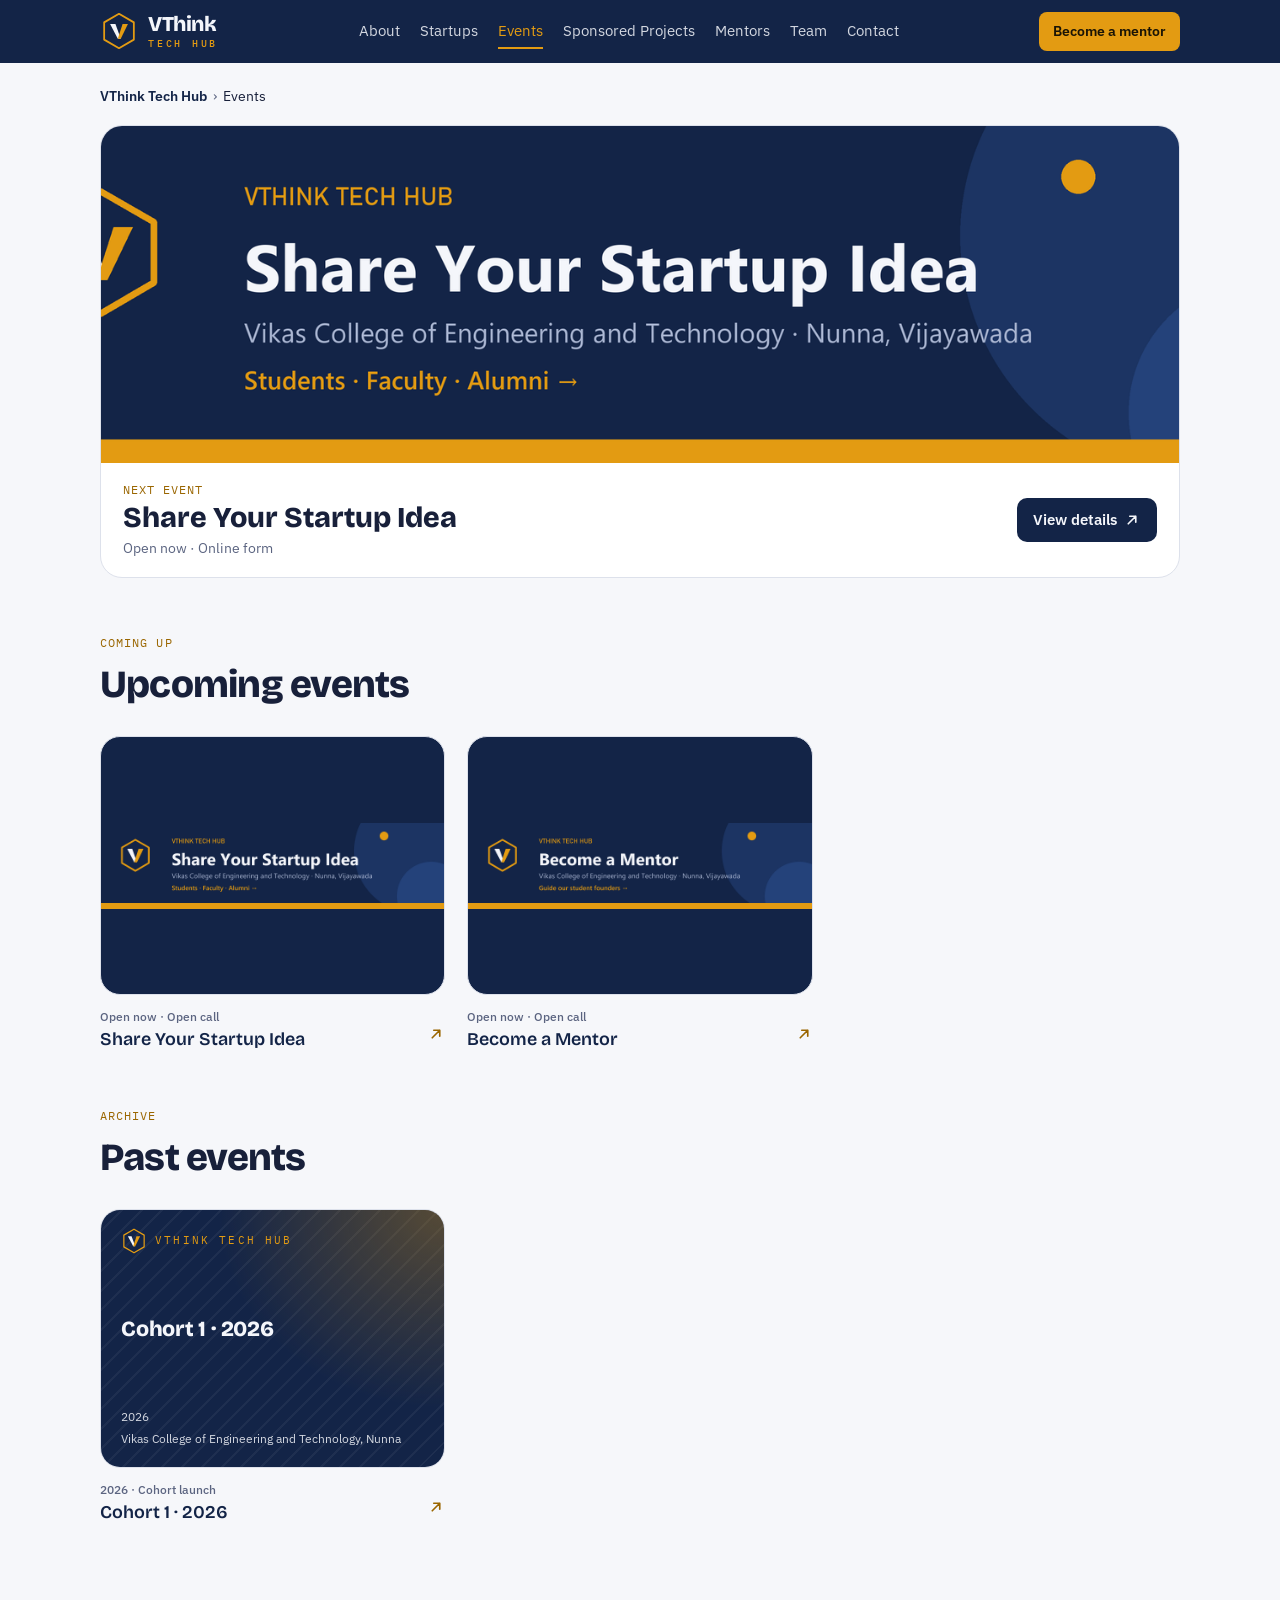
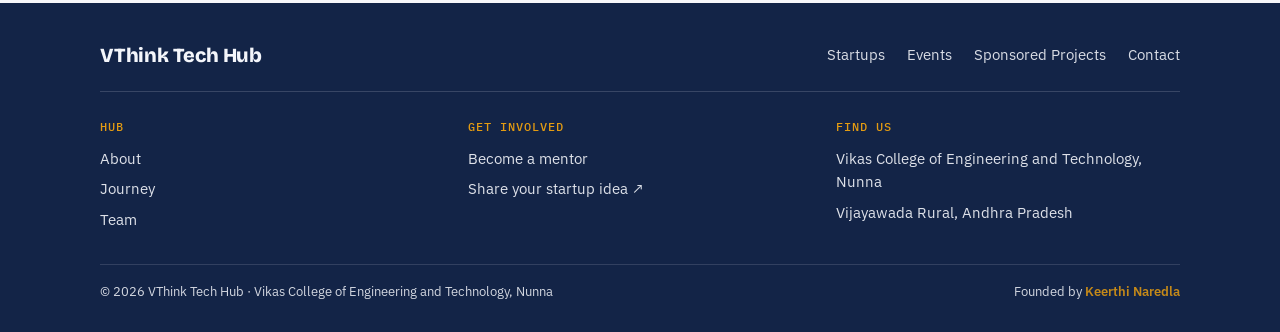
<file: events.html>
<!DOCTYPE html>
<html lang="en">
<head>
<meta charset="utf-8">
<meta name="viewport" content="width=device-width, initial-scale=1">
<title>Events · VThink Tech Hub</title>
<meta name="description" content="Workshops, pitch sessions and talks at VThink Tech Hub, the startup and innovation hub of Vikas College of Engineering and Technology, Nunna.">
<meta property="og:title" content="Events · VThink Tech Hub">
<meta property="og:description" content="Workshops, pitch sessions and talks for student founders at Vikas College.">
<meta property="og:type" content="website">
<meta property="og:url" content="https://vthinktechhub.github.io/events.html">
<link rel="icon" href="favicon.svg" type="image/svg+xml">
<link rel="apple-touch-icon" href="assets/brand/vthink-icon-180.png">
<link rel="preconnect" href="https://fonts.googleapis.com">
<link rel="preconnect" href="https://fonts.gstatic.com" crossorigin>
<link href="https://fonts.googleapis.com/css2?family=Bricolage+Grotesque:opsz,wght@12..96,600;12..96,800&family=IBM+Plex+Sans:wght@400;500;600&family=IBM+Plex+Mono:wght@500&display=swap" rel="stylesheet">
<link rel="stylesheet" href="css/style.css">
</head>
<body>

<header class="top">
  <div class="wrap bar">
    <a class="brand" href="index.html" aria-label="VThink Tech Hub home">
      <svg viewBox="0 0 64 64" aria-hidden="true"><path d="M32 3 L57 17.5 L57 46.5 L32 61 L7 46.5 L7 17.5 Z" fill="none" stroke="#E39B12" stroke-width="3" stroke-linejoin="round"/><path d="M17 20 L26 20 L35 45 L30 45 Z" fill="#F4F6FB"/><path d="M30 45 L35 45 L47 20 L38 20 Z" fill="#E39B12"/></svg>
      <span class="brand-text"><span class="brand-name">VThink</span><span class="brand-sub">Tech Hub</span></span>
    </a>
    <nav class="navlinks" aria-label="Main">
      <a href="index.html#about">About</a>
      <a href="index.html#cohort">Startups</a>
      <a href="events.html" aria-current="page">Events</a>
      <a href="sponsored-projects.html">Sponsored Projects</a>
      <a href="index.html#mentors">Mentors</a>
      <a href="index.html#team">Team</a>
      <a href="index.html#contact">Contact</a>
    </nav>
    <a class="navcta" href="index.html#mentors">Become a mentor</a>
  </div>
</header>

<main class="evpage">
  <div class="wrap">
    <nav class="crumbs" aria-label="Breadcrumb">
      <ol><li><a href="index.html">VThink Tech Hub</a></li><li aria-current="page">Events</li></ol>
    </nav>

    <!-- Featured banner: the next upcoming event, or the latest one if nothing is coming up -->
    <div id="featured"></div>

    <section class="evsec" id="upcoming-sec">
      <div class="sechead">
        <div class="kicker">Coming up</div>
        <h2>Upcoming events</h2>
      </div>
      <div class="evgrid" id="upcoming"></div>
    </section>

    <section class="evsec" id="past-sec">
      <div class="sechead">
        <div class="kicker">Archive</div>
        <h2>Past events</h2>
      </div>
      <div class="evgrid" id="past"></div>
    </section>

    <noscript><p class="pending">Turn on JavaScript to see the events list.</p></noscript>
  </div>
</main>

<dialog class="evmodal" id="evmodal" aria-labelledby="evm-title">
  <button class="evclose" type="button" aria-label="Close">×</button>
  <div class="evm-slider" id="evm-slider" role="region" aria-roledescription="carousel" aria-label="Event photos">
    <div class="evs-view"><div class="evs-track" id="evs-track"></div></div>
    <button class="evs-arrow prev" id="evs-prev" type="button" aria-label="Previous photo"><svg viewBox="0 0 24 24" aria-hidden="true"><path d="M15 5 8 12l7 7" fill="none" stroke="currentColor" stroke-width="2.6" stroke-linecap="round" stroke-linejoin="round"/></svg></button>
    <button class="evs-arrow next" id="evs-next" type="button" aria-label="Next photo"><svg viewBox="0 0 24 24" aria-hidden="true"><path d="m9 5 7 7-7 7" fill="none" stroke="currentColor" stroke-width="2.6" stroke-linecap="round" stroke-linejoin="round"/></svg></button>
    <div class="evs-foot"><div class="evs-dots" id="evs-dots"></div><span class="evs-count" id="evs-count" aria-live="polite"></span></div>
  </div>
  <div class="evm-body">
    <div class="kicker" id="evm-type"></div>
    <h2 id="evm-title"></h2>
    <dl class="evm-meta" id="evm-meta"></dl>
    <p id="evm-summary"></p>
    <div class="btns" id="evm-actions"></div>
  </div>
</dialog>

<footer>
  <div class="wrap">
    <div class="foot-top">
      <a class="foot-brand" href="index.html">VThink Tech Hub</a>
      <nav class="foot-quick" aria-label="Footer">
        <a href="index.html#cohort">Startups</a>
        <a href="events.html">Events</a>
        <a href="sponsored-projects.html">Sponsored Projects</a>
        <a href="index.html#contact">Contact</a>
      </nav>
    </div>
    <div class="foot-cols">
      <div><h4>Hub</h4><a href="index.html#about">About</a><a href="index.html#journey">Journey</a><a href="index.html#team">Team</a></div>
      <div><h4>Get involved</h4><a href="index.html#mentors">Become a mentor</a><a href="https://docs.google.com/forms/d/e/1FAIpQLSem9OOOPc6LOnnLt4neyLNudS6oBp3Tt-3rENYxAugEQbA9gA/viewform" target="_blank" rel="noopener">Share your startup idea ↗</a></div>
      <div><h4>Find us</h4><span>Vikas College of Engineering and Technology, Nunna</span><span>Vijayawada Rural, Andhra Pradesh</span></div>
    </div>
    <div class="foot-base">
      <span>© 2026 VThink Tech Hub · Vikas College of Engineering and Technology, Nunna</span>
      <span>Founded by <b>Keerthi Naredla</b></span>
    </div>
  </div>
</footer>

<script src="js/events-data.js"></script>
<script src="js/events.js"></script>
</body>
</html>
</file>
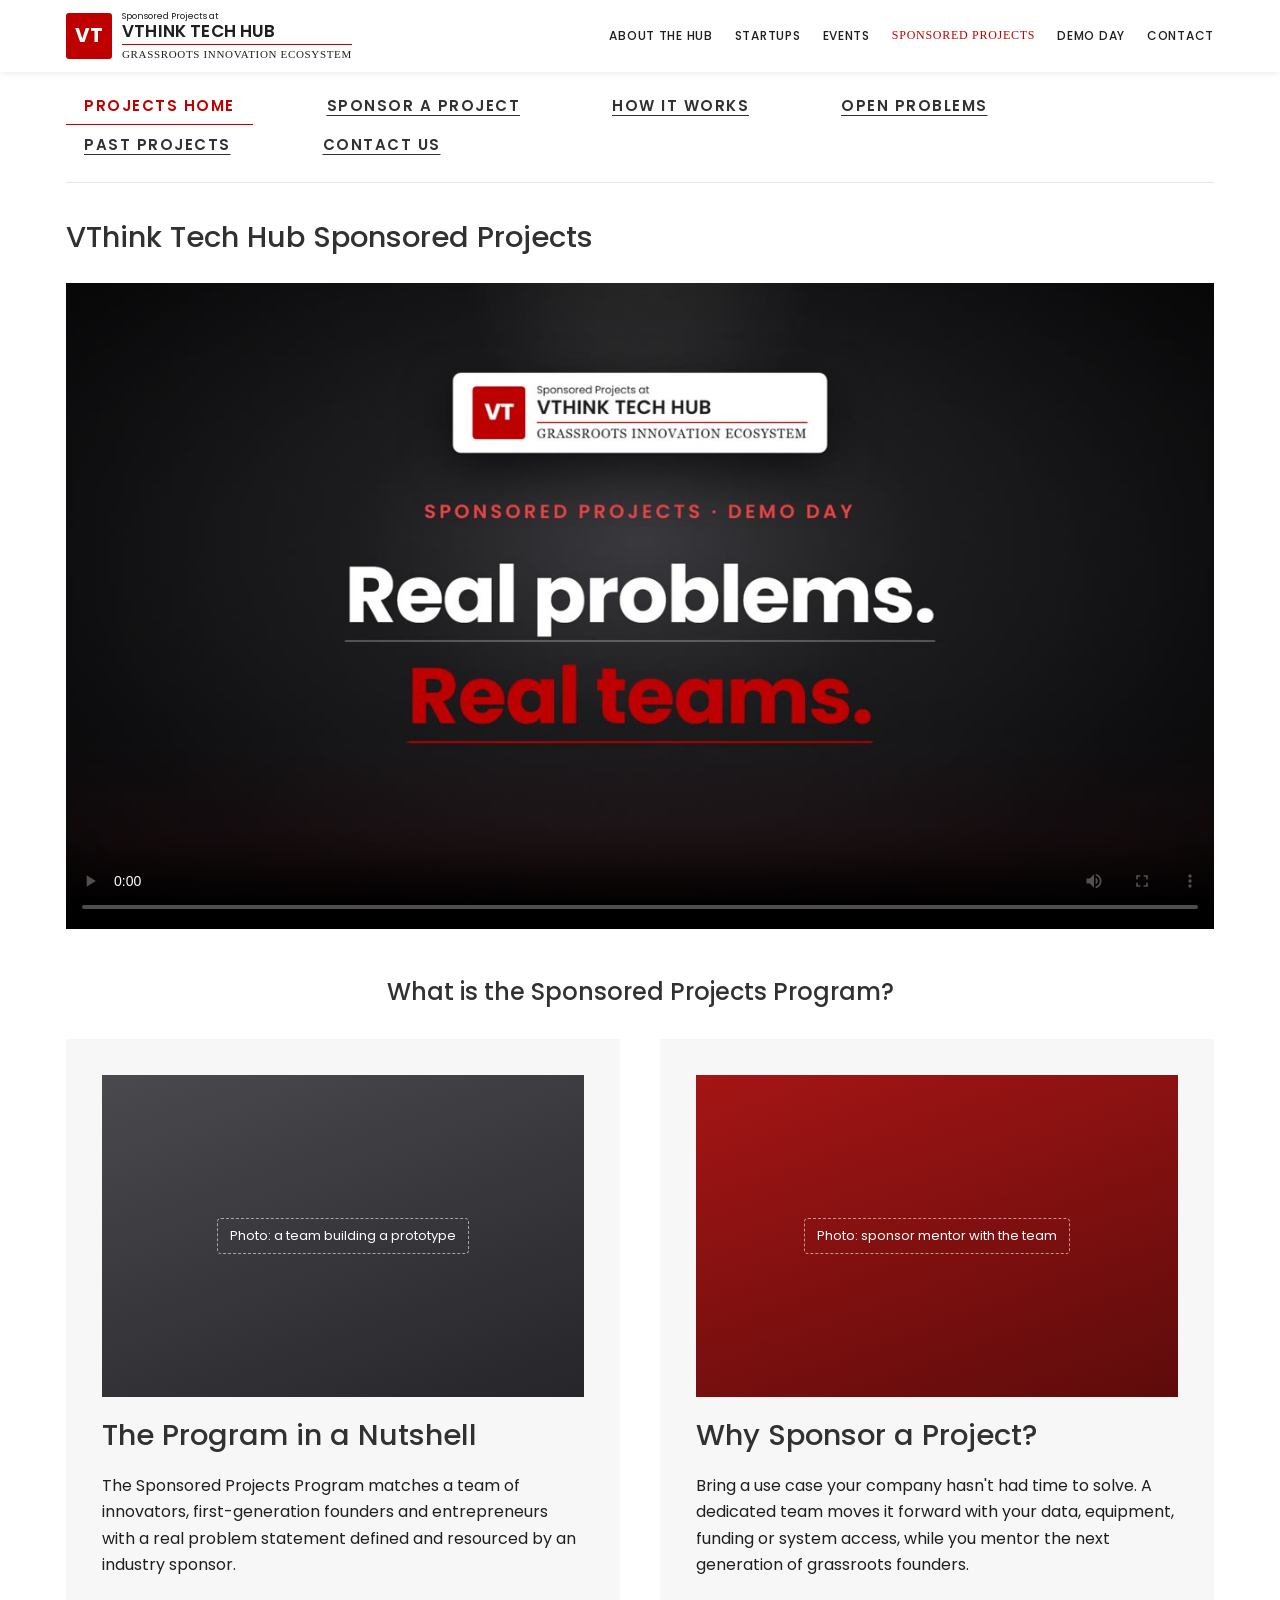
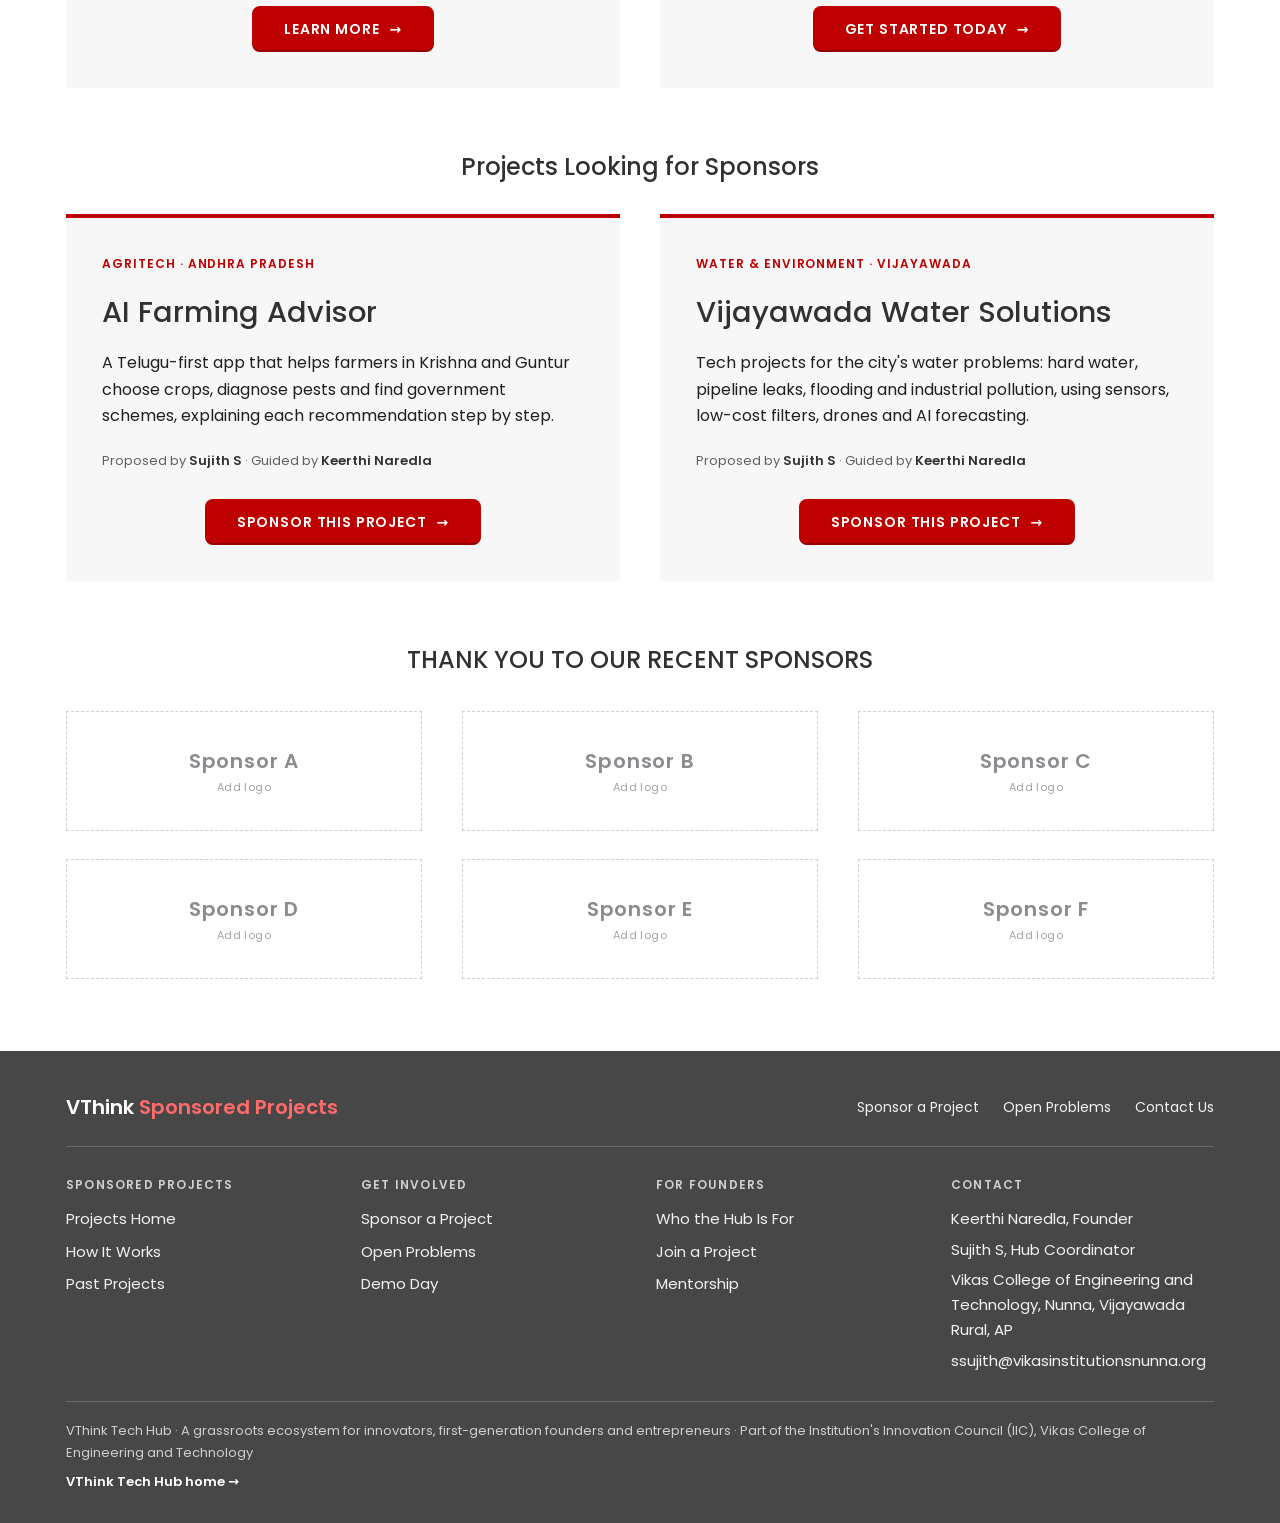
<file: sponsored-projects.html>
<!DOCTYPE html>
<html lang="en">
<head>
<meta charset="utf-8">
<meta name="viewport" content="width=device-width, initial-scale=1, viewport-fit=cover">
<title>Sponsored Projects · VThink Tech Hub</title>
<meta name="description" content="Industry brings real problems, VThink Tech Hub teams solve them. Sponsor a project, see open problems and past work.">
<meta property="og:title" content="Sponsored Projects · VThink Tech Hub">
<meta property="og:description" content="Companies post real use cases and back them with resources and a mentor. Grassroots innovators and first-time founders take them on.">
<meta property="og:type" content="website">
<meta property="og:url" content="https://vthinktechhub.github.io/sponsored-projects.html">
<link rel="icon" href="favicon.svg" type="image/svg+xml">
<link rel="apple-touch-icon" href="assets/brand/vthink-icon-180.png">
<link rel="preconnect" href="https://fonts.googleapis.com">
<link rel="preconnect" href="https://fonts.gstatic.com" crossorigin>
<link rel="stylesheet" href="https://fonts.googleapis.com/css2?family=Poppins:wght@400;500;600;700&display=swap">
<style>
html{-webkit-text-size-adjust:100%}
body{margin:0}
img{max-width:100%}
[hidden]{display:none!important}
/* Layout follows the University of Utah Capstone site: white header with logo block and uppercase nav,
   underlined sub-nav tabs (one "page" per tab), left title, wide media, grey two-up panels, sponsor logo grid, dark footer.
   Single light theme, on purpose, to match the reference. */
:root {
  color-scheme: light;
  --white: #FFFFFF;
  --panel: #F7F7F7;
  --ink: #303133;
  --text: #1F1F21;
  --muted: #5E6064;
  --line: #E6E6E6;
  --red: #BE0000;
  --red-dark: #9A0000;
  --footer: #474747;
  --footer-text: #F2F2F2;
  --font: "Poppins", "Segoe UI", system-ui, sans-serif;
  --serif: Georgia, "Times New Roman", serif;
}
* { box-sizing: border-box; }
body { background: var(--white); color: var(--text); font-family: var(--font); font-size: 16px; line-height: 1.65; }
h1, h2, h3 { font-weight: 500; color: var(--ink); line-height: 1.25; margin: 0; text-wrap: balance; }
p { margin: 0; }
a { color: inherit; }
:focus-visible { outline: 2px solid var(--red); outline-offset: 3px; }
.wrap { max-width: 1180px; margin: 0 auto; padding-left: max(16px, env(safe-area-inset-left, 0px)); padding-right: max(16px, env(safe-area-inset-right, 0px)); }

/* Header */
body::before { content: ""; position: fixed; inset: 0 0 auto; height: env(safe-area-inset-top, 0px); z-index: 10; background: var(--white); }
.site-header { position: sticky; top: env(safe-area-inset-top, 0px); z-index: 5; background: var(--white); box-shadow: 0 1px 8px rgba(0,0,0,.08); }
.head-row { display: flex; align-items: center; justify-content: space-between; gap: 20px; padding-block: 12px; }
.logo { display: flex; align-items: center; gap: 10px; text-decoration: none; }
.logo-mark { width: 46px; height: 46px; background: var(--red); color: #fff; display: grid; place-items: center; font-weight: 700; font-size: 20px; letter-spacing: -.02em; border-radius: 3px; }
.logo-text { display: grid; line-height: 1.1; }
.logo-text small { font-size: 9px; color: var(--text); }
.logo-text strong { font-size: 17px; font-weight: 600; letter-spacing: .01em; color: var(--text); padding-bottom: 3px; border-bottom: 1.5px solid var(--red); }
.logo-text em { font-family: var(--serif); font-style: normal; font-size: 11px; letter-spacing: .06em; text-transform: uppercase; color: var(--text); padding-top: 3px; }
.main-nav { display: flex; gap: 22px; flex-wrap: wrap; }
.main-nav a { font-size: 12px; font-weight: 500; letter-spacing: .06em; text-transform: uppercase; text-decoration: none; color: var(--text); }
.main-nav a:hover { color: var(--red); }
.main-nav a.on { color: var(--red); font-family: var(--serif); font-weight: 400; }

/* Sub-nav tabs */
.subnav { display: flex; flex-wrap: wrap; gap: 8px 56px; padding-block: 22px 18px; border-bottom: 1px solid var(--line); }
.subnav a { font-size: 15px; font-weight: 600; letter-spacing: .1em; text-transform: uppercase; color: var(--ink); text-underline-offset: 4px; padding: 0 18px 6px; }
.subnav a:hover { color: var(--red); }
.subnav a[aria-current="page"] { color: var(--red); text-decoration: none; border-bottom: 1.6px solid var(--red); }

/* Page bits */
.view { padding-block: 36px 72px; }
.page-title { font-size: 29px; margin-bottom: 28px; }
.center-title { font-size: 24px; text-align: center; margin: 48px 0 32px; }
.caps-title { font-size: 24px; text-align: center; text-transform: uppercase; margin: 64px 0 36px; }
.btn { display: inline-block; background: var(--red); color: #fff; font: 600 14px/1 var(--font); letter-spacing: .06em; text-transform: uppercase; padding: 16px 32px; border-radius: 8px; border: 0; text-decoration: none; cursor: pointer; box-shadow: inset 0 -2px 0 rgba(0,0,0,.2); transition: transform .15s ease, background-color .15s ease, box-shadow .15s ease, color .15s ease; }
.btn:hover { background: var(--red-dark); transform: translateY(-2px); box-shadow: inset 0 -2px 0 rgba(0,0,0,.2), 0 8px 18px rgba(154,0,0,.25); }
/* CTA Gallery-inspired polish: solid buttons get a trailing arrow that slides on hover */
.btn:not(.btn-outline)::after { content: "→"; display: inline-block; margin-left: 10px; transition: transform .15s ease; }
.btn:hover::after { transform: translateX(4px); }

.media { aspect-ratio: 16 / 9; max-width: 100%; position: relative; overflow: hidden; display: grid; place-items: center; color: #fff;
  background: linear-gradient(120deg, rgba(20,20,22,.55), rgba(20,20,22,.15)), repeating-linear-gradient(135deg, #8C1C1C 0 26px, #7A1717 26px 52px); }
.media video { position: absolute; inset: 0; width: 100%; height: 100%; display: block; object-fit: cover; background: #0e0e10; }
.media-label { position: absolute; left: 20px; top: 16px; display: grid; line-height: 1.3; }
.media-label b { font-size: 17px; font-weight: 600; }
.media-label span { font-size: 12px; opacity: .85; }
.play { width: 74px; height: 52px; border-radius: 14px; background: rgba(255,255,255,.92); display: grid; place-items: center; }
.play::after { content: ""; border-left: 18px solid var(--red); border-top: 11px solid transparent; border-bottom: 11px solid transparent; margin-left: 4px; }
.media-note { position: absolute; right: 16px; bottom: 14px; font-size: 12px; background: rgba(0,0,0,.45); padding: 4px 10px; border-radius: 4px; }

.photo { aspect-ratio: 3 / 2; max-width: 100%; display: grid; place-items: center; text-align: center; padding: 16px; font-size: 13px; color: #fff;
  background: linear-gradient(160deg, #4A4A4E, #26262A); }
.photo span { border: 1px dashed rgba(255,255,255,.55); padding: 6px 12px; border-radius: 4px; }
.photo.red { background: linear-gradient(160deg, #A51515, #5E0B0B); }

.two-up { display: grid; grid-template-columns: 1fr 1fr; gap: 40px; }
.panel { background: var(--panel); padding: 36px; display: grid; gap: 20px; align-content: start; min-width: 0; }
.panel h2 { font-size: 29px; }
.panel .btn { justify-self: center; margin-top: 8px; }

.logos { display: grid; grid-template-columns: repeat(3, 1fr); gap: 28px 40px; }
.logo-slot { height: 120px; display: grid; place-items: center; border: 1px dashed #CFCFCF; color: #8A8C90; font-weight: 600; font-size: 20px; letter-spacing: .04em; text-align: center; padding: 8px; }
.logo-slot small { display: block; font-size: 11px; font-weight: 400; letter-spacing: .04em; color: #A0A2A6; }

/* Sponsor page */
.prose { max-width: 820px; display: grid; gap: 18px; }
.prose h2 { font-size: 22px; text-transform: uppercase; letter-spacing: .02em; margin-top: 18px; }
.prose h3 { font-size: 18px; text-transform: uppercase; letter-spacing: .02em; margin-top: 8px; color: var(--red); }
.prose ul { margin: 0; padding-left: 22px; display: grid; gap: 8px; }
.btn-row { display: flex; gap: 14px; flex-wrap: wrap; margin-top: 6px; }
.btn-outline { background: transparent; color: var(--red); box-shadow: inset 0 0 0 2px var(--red); }
.btn-outline:hover { background: var(--red); color: #fff; box-shadow: inset 0 0 0 2px var(--red), 0 8px 18px rgba(154,0,0,.2); }

form { background: var(--panel); padding: 36px; display: grid; gap: 18px; margin-top: 40px; max-width: 820px; }
form h2 { font-size: 22px; text-transform: uppercase; }
.row2 { display: grid; grid-template-columns: 1fr 1fr; gap: 16px; }
.field { display: grid; gap: 6px; min-width: 0; }
label, .lbl { font-size: 14px; font-weight: 500; color: var(--ink); }
.hint { font-size: 12px; color: var(--muted); font-weight: 400; }
input[type="text"], input[type="email"], select, textarea { font: 15px var(--font); padding: 11px 12px; border: 1px solid #CDCDCD; border-radius: 4px; background: #fff; color: var(--text); width: 100%; }
textarea { min-height: 120px; resize: vertical; }
.checks { display: grid; grid-template-columns: repeat(4, auto); justify-content: start; gap: 8px 24px; }
.checks label { display: flex; gap: 8px; align-items: center; font-weight: 400; }
.checks input { accent-color: var(--red); width: 16px; height: 16px; }
.form-foot { display: flex; justify-content: space-between; gap: 16px; align-items: center; flex-wrap: wrap; }
.form-foot p { font-size: 13px; color: var(--muted); max-width: 46ch; }
.notice { border-left: 4px solid var(--red); background: #fff; padding: 14px 16px; display: grid; gap: 4px; }
.notice strong { color: var(--ink); }
.bad { border-color: var(--red) !important; }

/* Featured projects, benefits, requirements, tracks */
.feature .tag, .tracks .tag { font-size: 12px; font-weight: 600; letter-spacing: .08em; text-transform: uppercase; color: var(--red); }
.feature { border-top: 4px solid var(--red); }
.sec-caps { font-size: 22px; text-transform: uppercase; letter-spacing: .02em; margin: 48px 0 22px; }
.benefits { display: grid; grid-template-columns: repeat(4, 1fr); gap: 20px; }
.benefit { background: var(--panel); padding: 26px 22px; display: grid; gap: 8px; align-content: start; min-width: 0; }
.benefit .n { font-size: 13px; font-weight: 700; color: var(--red); }
.benefit h3 { font-size: 18px; }
.benefit p { font-size: 14px; color: var(--muted); }
.req-grid { display: grid; grid-template-columns: repeat(4, 1fr); border: 1px solid var(--line); }
.req-grid > div { padding: 24px 22px; display: grid; gap: 8px; align-content: start; min-width: 0; }
.req-grid > div + div { border-left: 1px solid var(--line); }
.req-grid h3 { font-size: 15px; text-transform: uppercase; letter-spacing: .04em; color: var(--red); }
.req-grid p { font-size: 14px; color: var(--muted); }
.tracks { display: grid; grid-template-columns: 1fr 1fr; gap: 24px; }
.tracks .panel { gap: 10px; padding: 28px; }
.tracks .panel h2 { font-size: 22px; }
.tracks .panel p { color: var(--muted); }
.tracks .panel.on { box-shadow: inset 0 0 0 2px var(--red); }

/* How it works */
.steps { list-style: none; padding: 0; margin: 0; display: grid; grid-template-columns: repeat(4, 1fr); gap: 24px; counter-reset: s; }
.steps li { background: var(--panel); padding: 28px 24px; display: grid; gap: 10px; align-content: start; }
.steps li::before { counter-increment: s; content: "Step " counter(s); font-size: 12px; font-weight: 600; letter-spacing: .1em; text-transform: uppercase; color: var(--red); }
.steps h3 { font-size: 19px; }
.steps p, .who p { color: var(--muted); font-size: 15px; }
.who { display: grid; grid-template-columns: repeat(3, 1fr); gap: 24px; }
.who div { border-top: 3px solid var(--red); padding-top: 16px; display: grid; gap: 8px; }
.who h3 { font-size: 19px; }
.demo { margin-top: 56px; display: grid; grid-template-columns: 1fr 1fr; gap: 40px; align-items: center; }
.demo > * { min-width: 0; }
.demo h2 { font-size: 29px; }
.demo .text { display: grid; gap: 16px; justify-items: start; }

/* Problems board */
.board-tools { display: flex; justify-content: space-between; align-items: center; gap: 16px; flex-wrap: wrap; margin-bottom: 24px; }
.filters { display: flex; gap: 8px; flex-wrap: wrap; }
.filters button { font: 500 13px var(--font); padding: 8px 16px; border-radius: 999px; border: 1px solid #CDCDCD; background: #fff; color: var(--ink); cursor: pointer; }
.filters button[aria-pressed="true"] { background: var(--red); color: #fff; border-color: var(--red); }
.count { font-size: 14px; color: var(--muted); font-variant-numeric: tabular-nums; }
.board { display: grid; grid-template-columns: repeat(3, 1fr); gap: 24px; }
.ticket { background: var(--panel); padding: 26px; display: grid; gap: 12px; grid-template-rows: auto auto 1fr auto auto; min-width: 0; }
.ticket.new { box-shadow: inset 0 0 0 2px var(--red); }
.t-top { display: flex; justify-content: space-between; gap: 10px; align-items: center; flex-wrap: wrap; font-size: 12px; color: var(--muted); }
.ticket h3 { font-size: 18px; }
.ticket p { font-size: 14px; color: var(--muted); }
.pill { font-size: 11px; font-weight: 600; letter-spacing: .06em; text-transform: uppercase; padding: 4px 10px; border-radius: 999px; white-space: nowrap; }
.st-open { background: var(--red); color: #fff; }
.st-matched { background: #DCEFE2; color: #1E6B3E; }
.st-progress { background: #F6E7CC; color: #7E4A00; }
.chips { display: flex; flex-wrap: wrap; gap: 6px; }
.chip { font-size: 12px; padding: 3px 9px; border: 1px solid #D4D4D4; background: #fff; }
.poc { font-size: 13px; border-top: 1px solid var(--line); padding-top: 12px; display: flex; justify-content: space-between; gap: 8px; flex-wrap: wrap; }
.poc span:first-child { color: var(--muted); }

/* Past projects */
.projects { display: grid; grid-template-columns: repeat(3, 1fr); gap: 32px; }
.project { display: grid; gap: 12px; align-content: start; min-width: 0; }
.project .tag { font-size: 12px; font-weight: 600; letter-spacing: .08em; text-transform: uppercase; color: var(--red); }
.project h3 { font-size: 20px; }
.project p { font-size: 15px; color: var(--muted); }
.project .by { font-size: 13px; color: var(--ink); }

/* People */
.people { display: grid; grid-template-columns: 1fr 1fr; gap: 24px; margin-bottom: 40px; }
.person { display: grid; grid-template-columns: 64px 1fr; gap: 18px; align-items: start; border-top: 4px solid var(--red); background: var(--panel); padding: 26px; min-width: 0; }
.person > div { display: grid; gap: 6px; min-width: 0; }
.avatar { width: 64px; height: 64px; border-radius: 50%; background: var(--red); color: #fff; display: grid; place-items: center; font-size: 26px; font-weight: 600; }
.person h2 { font-size: 22px; }
.person .role { font-size: 13px; font-weight: 600; letter-spacing: .06em; text-transform: uppercase; color: var(--red); }
.person p:not(.role) { color: var(--muted); font-size: 15px; }
.proposed { font-size: 13px; color: var(--muted); }
.proposed b { color: var(--ink); font-weight: 600; }

/* Contact */
.contact { display: grid; grid-template-columns: 1fr 1fr; gap: 40px; }
.contact .panel p { color: var(--muted); }
.copy-line { display: flex; gap: 10px; align-items: center; flex-wrap: wrap; }
.copy-line code { font: 15px var(--font); background: #fff; border: 1px solid #D4D4D4; padding: 8px 12px; user-select: all; }
.copy-btn { font: 600 12px var(--font); letter-spacing: .06em; text-transform: uppercase; border: 0; background: var(--ink); color: #fff; padding: 10px 14px; border-radius: 6px; cursor: pointer; }

/* Footer */
/* Footer Design-inspired three tiers: brand + quick links / link columns / base line */
footer { background: var(--footer); color: var(--footer-text); padding-block: 40px 0; }
footer a { color: var(--footer-text); text-decoration: none; }
footer a:hover { color: #fff; text-decoration: underline; text-underline-offset: 3px; }
.foot-top { display: flex; justify-content: space-between; align-items: center; gap: 16px; flex-wrap: wrap; padding-bottom: 22px; border-bottom: 1px solid rgba(255,255,255,.18); }
.foot-brand { font-size: 20px; font-weight: 600; color: #fff; }
.foot-brand span { color: #FF6B6B; }
.foot-quick { display: flex; gap: 6px 24px; flex-wrap: wrap; font-size: 14px; }
.foot-grid { display: grid; grid-template-columns: repeat(4, 1fr); gap: 32px; padding-block: 28px; }
.foot-grid h4 { margin: 0 0 12px; font-size: 12px; font-weight: 600; letter-spacing: .1em; text-transform: uppercase; color: #CFCFCF; }
.foot-grid ul { list-style: none; padding: 0; margin: 0; display: grid; gap: 8px; font-size: 15px; }
.foot-grid address { font-style: normal; font-size: 15px; display: grid; gap: 6px; }
.foot-base { display: flex; justify-content: space-between; gap: 8px 24px; flex-wrap: wrap; padding-block: 18px 30px; border-top: 1px solid rgba(255,255,255,.18); font-size: 13px; color: #CFCFCF; }
.foot-base a { color: #fff; font-weight: 600; }

@media (max-width: 960px) {
  .main-nav { display: none; }
  .subnav { gap: 8px 12px; }
  .subnav a { font-size: 13px; padding: 0 8px 6px; }
  .board, .projects { grid-template-columns: 1fr 1fr; }
  .steps { grid-template-columns: 1fr 1fr; }
  .foot-grid { grid-template-columns: 1fr 1fr; }
  .checks { grid-template-columns: 1fr 1fr; }
  .benefits, .req-grid { grid-template-columns: 1fr 1fr; }
  .req-grid > div:nth-child(3) { border-left: 0; }
  .req-grid > div:nth-child(n+3) { border-top: 1px solid var(--line); }
}
@media (max-width: 640px) {
  .two-up, .board, .projects, .steps, .who, .demo, .contact, .row2, .foot-grid, .checks, .benefits, .req-grid, .tracks, .people { grid-template-columns: 1fr; }
  .person { grid-template-columns: 52px 1fr; padding: 20px; }
  .avatar { width: 52px; height: 52px; font-size: 22px; }
  .req-grid > div + div { border-left: 0; border-top: 1px solid var(--line); }
  .logos { grid-template-columns: 1fr 1fr; gap: 16px; }
  .logo-slot { height: 90px; font-size: 16px; }
  .panel, form { padding: 22px; }
  .page-title { font-size: 25px; }
  .panel h2, .demo h2 { font-size: 24px; }
}
@media (prefers-reduced-motion: reduce) { * { transition: none !important; } html { scroll-behavior: auto !important; } }
</style>

</head>
<body>

<header class="site-header">
  <div class="wrap head-row">
    <a class="logo" href="#home" aria-label="VThink Tech Hub, sponsored projects home">
      <span class="logo-mark" aria-hidden="true">VT</span>
      <span class="logo-text"><small>Sponsored Projects at</small><strong>VTHINK TECH HUB</strong><em>Grassroots Innovation Ecosystem</em></span>
    </a>
    <nav class="main-nav" aria-label="Hub">
      <a href="index.html#about">About the Hub</a>
      <a href="index.html#cohort">Startups</a>
      <a href="events.html">Events</a>
      <a href="#home" class="on">Sponsored Projects</a>
      <a href="#how">Demo Day</a>
      <a href="#contact">Contact</a>
    </nav>
  </div>
</header>
<div class="subnav-bar">
  <div class="wrap">
    <nav class="subnav" aria-label="Sponsored projects">
      <a href="#home" data-view="home">Projects Home</a>
      <a href="#sponsor" data-view="sponsor">Sponsor a Project</a>
      <a href="#how" data-view="how">How It Works</a>
      <a href="#problems" data-view="problems">Open Problems</a>
      <a href="#past" data-view="past">Past Projects</a>
      <a href="#contact" data-view="contact">Contact Us</a>
    </nav>
  </div>
</div>

<main>
  <!-- HOME -->
  <section class="view wrap" id="view-home" aria-labelledby="t-home">
    <h1 class="page-title" id="t-home">VThink Tech Hub Sponsored Projects</h1>
    <div class="media">
      <video controls playsinline preload="metadata" poster="assets/video/demo-day-promo-poster.jpg"
        aria-label="Sponsored Projects Demo Day promo: AI Farming Advisor and Vijayawada Water Solutions">
        <source src="assets/video/demo-day-promo.mp4" type="video/mp4">
      </video>
    </div>

    <h2 class="center-title">What is the Sponsored Projects Program?</h2>
    <div class="two-up">
      <div class="panel">
        <div class="photo"><span>Photo: a team building a prototype</span></div>
        <h2>The Program in a Nutshell</h2>
        <p>The Sponsored Projects Program matches a team of innovators, first-generation founders and entrepreneurs with a real problem statement defined and resourced by an industry sponsor.</p>
        <a class="btn" href="#how">Learn More</a>
      </div>
      <div class="panel">
        <div class="photo red"><span>Photo: sponsor mentor with the team</span></div>
        <h2>Why Sponsor a Project?</h2>
        <p>Bring a use case your company hasn't had time to solve. A dedicated team moves it forward with your data, equipment, funding or system access, while you mentor the next generation of grassroots founders.</p>
        <a class="btn" href="#sponsor">Get Started Today</a>
      </div>
    </div>

    <h2 class="center-title" style="margin-top:64px">Projects Looking for Sponsors</h2>
    <div class="two-up">
      <div class="panel feature">
        <span class="tag">Agritech · Andhra Pradesh</span>
        <h2>AI Farming Advisor</h2>
        <p>A Telugu-first app that helps farmers in Krishna and Guntur choose crops, diagnose pests and find government schemes, explaining each recommendation step by step.</p>
        <p class="proposed">Proposed by <b>Sujith S</b> · Guided by <b>Keerthi Naredla</b></p>
        <a class="btn" href="#sponsor" data-prefill="Agritech|AI farming advisor for Andhra Pradesh farmers">Sponsor This Project</a>
      </div>
      <div class="panel feature">
        <span class="tag">Water &amp; environment · Vijayawada</span>
        <h2>Vijayawada Water Solutions</h2>
        <p>Tech projects for the city's water problems: hard water, pipeline leaks, flooding and industrial pollution, using sensors, low-cost filters, drones and AI forecasting.</p>
        <p class="proposed">Proposed by <b>Sujith S</b> · Guided by <b>Keerthi Naredla</b></p>
        <a class="btn" href="#sponsor" data-prefill="Climate &amp; energy|Vijayawada water solutions">Sponsor This Project</a>
      </div>
    </div>

    <h2 class="caps-title">Thank You to Our Recent Sponsors</h2>
    <div class="logos" aria-label="Recent sponsors (placeholders)">
      <div class="logo-slot"><div>Sponsor A<small>Add logo</small></div></div>
      <div class="logo-slot"><div>Sponsor B<small>Add logo</small></div></div>
      <div class="logo-slot"><div>Sponsor C<small>Add logo</small></div></div>
      <div class="logo-slot"><div>Sponsor D<small>Add logo</small></div></div>
      <div class="logo-slot"><div>Sponsor E<small>Add logo</small></div></div>
      <div class="logo-slot"><div>Sponsor F<small>Add logo</small></div></div>
    </div>
  </section>

  <!-- SPONSOR A PROJECT -->
  <section class="view wrap" id="view-sponsor" aria-labelledby="t-sponsor" hidden>
    <h1 class="page-title" id="t-sponsor">Sponsor a Project</h1>
    <div class="prose">
      <h2>Why Sponsor a Project?</h2>
      <p>Sponsoring a project lets your company put a real industry problem in front of motivated innovators, first-generation founders and entrepreneurs, while moving long-running problems or early-stage ideas forward. Teams are mentored throughout the project and deliver a working prototype with clear documentation.</p>
      <h2>What Should Sponsors Expect?</h2>
      <ul>
        <li>You get to know innovators who chose your problem, which can lead to hiring or a long-term partnership.</li>
        <li>Advising the team and receiving project status updates, about one hour a week.</li>
        <li>You advance your problem without using in-house resources.</li>
        <li>Your company becomes known within the grassroots founder community.</li>
        <li>You help first-time founders learn by building real solutions.</li>
      </ul>
      <div class="btn-row">
        <a class="btn" href="#proposal" data-jump="proposal">Submit Your Project Idea</a>
        <a class="btn btn-outline" href="#problems">See Open Problems</a>
      </div>
    </div>

    <h2 class="sec-caps">What a Sponsor Gets Back</h2>
    <div class="benefits">
      <div class="benefit"><span class="n">01</span><h3>Move a stalled problem forward</h3><p>Advance a long-running problem or an early idea without pulling your own team off their work.</p></div>
      <div class="benefit"><span class="n">02</span><h3>Meet people worth hiring</h3><p>Get to know innovators who chose your problem. Sponsors often hire the people who solved theirs.</p></div>
      <div class="benefit"><span class="n">03</span><h3>A working prototype</h3><p>Teams are mentored to the finish and hand over a functional prototype with clear documentation.</p></div>
      <div class="benefit"><span class="n">04</span><h3>Back the grassroots</h3><p>Help first-generation, first-time founders learn by shipping real work, with your name behind it.</p></div>
    </div>

    <h2 class="sec-caps">Sponsor Requirements</h2>
    <div class="req-grid">
      <div><h3>Advisory Role</h3><p>Name one advisor, mentor or POC from your company. Budget about an hour a week to guide the team and answer questions.</p></div>
      <div><h3>Resources</h3><p>No fixed fee. Share what you can: data, equipment, funding or access to your systems. We scope the project with you.</p></div>
      <div><h3>Intellectual Property</h3><p>Ownership of the work and how your company is credited are agreed in writing before the project begins.</p></div>
      <div><h3>Deadlines</h3><p>Projects run in cohorts. Send your proposal before the next intake. If the timing doesn't suit you, contact us.</p></div>
    </div>

    <form id="proposal" novalidate aria-labelledby="t-form">
      <h2 id="t-form">Project Proposal</h2>
      <div class="row2">
        <div class="field"><label for="org">Company name</label><input type="text" id="org" placeholder="e.g. Sahyadri Agro Pvt Ltd"></div>
        <div class="field"><label for="domain">Domain</label>
          <select id="domain">
            <option value="">Choose a domain</option>
            <option>Healthtech</option><option>Agritech</option><option>Manufacturing</option><option>Fintech</option><option>Climate &amp; energy</option><option>Education</option><option>Logistics</option><option>Other</option>
          </select>
        </div>
      </div>
      <div class="field"><label for="ptitle">Problem in one line</label><input type="text" id="ptitle" placeholder="e.g. Predict cold-storage failures before stock spoils"></div>
      <div class="field"><label for="pstate">Problem statement</label><textarea id="pstate" placeholder="What happens today, who it affects, and what a good outcome would look like."></textarea></div>
      <div class="field"><span class="lbl">Resources you can offer</span>
        <div class="checks" id="resources">
          <label><input type="checkbox" id="r-data" value="Data"> Data</label>
          <label><input type="checkbox" id="r-equip" value="Equipment"> Equipment</label>
          <label><input type="checkbox" id="r-fund" value="Funding"> Funding</label>
          <label><input type="checkbox" id="r-access" value="System access"> System access</label>
        </div>
      </div>
      <div class="field"><label for="rdetail">Resource details <span class="hint">(optional)</span></label><input type="text" id="rdetail" placeholder="e.g. 2 years of sensor logs, 5 test units, ₹2 lakh"></div>
      <div class="row2">
        <div class="field"><label for="poc">Advisor / mentor / POC name</label><input type="text" id="poc" placeholder="Who will guide the team"></div>
        <div class="field"><label for="pocrole">Their role</label><input type="text" id="pocrole" placeholder="e.g. Head of Operations"></div>
      </div>
      <div class="field"><label for="pocmail">Work email</label><input type="email" id="pocmail" placeholder="name@company.com"></div>
      <div class="form-foot">
        <p>Preview only: submitting adds your brief to Open Problems on this screen. Nothing is sent yet.</p>
        <button class="btn" type="submit">Submit Proposal</button>
      </div>
      <div class="notice" id="notice" role="status" hidden></div>
    </form>
  </section>

  <!-- HOW IT WORKS -->
  <section class="view wrap" id="view-how" aria-labelledby="t-how" hidden>
    <h1 class="page-title" id="t-how">How It Works</h1>
    <div class="tracks">
      <div class="panel"><span class="tag">Startup track</span><h2>Ideas become startups</h2><p>Founders bring their own idea and the hub helps turn it into a company.</p></div>
      <div class="panel on"><span class="tag">Sponsored projects</span><h2>Industry problems become projects</h2><p>A company brings a real problem and resources, and a hub team takes it on as a project with the sponsor's mentor.</p></div>
    </div>
    <h2 class="center-title">From Problem Statement to Reviewed Result</h2>
    <ol class="steps">
      <li><h3>Industry posts a use case</h3><p>A company submits a real problem statement and the resources it can offer.</p></li>
      <li><h3>The hub matches a team</h3><p>We scope the brief with the sponsor and match it to innovators whose skills fit.</p></li>
      <li><h3>The team builds</h3><p>The team works on it as a project, guided by the sponsor's advisor or POC.</p></li>
      <li><h3>The sponsor reviews</h3><p>Results are presented at Demo Day, and the sponsor decides what to adopt or extend.</p></li>
    </ol>

    <h2 class="center-title">Who the Hub Is For</h2>
    <div class="who">
      <div><h3>Innovators</h3><p>People who have spotted a problem in their community, workplace or field and want to fix it properly.</p></div>
      <div><h3>First-generation founders</h3><p>The first in their family to start a business, who need mentors, networks and real customers early.</p></div>
      <div><h3>First-time entrepreneurs</h3><p>People new to startups who want to learn by shipping real work for a real sponsor.</p></div>
    </div>

    <div class="demo">
      <div class="photo red"><span>Photo: Demo Day presentations</span></div>
      <div class="text">
        <h2>Demo Day</h2>
        <p>Every sponsored team presents its results to sponsors, mentors, investors and the wider ecosystem. Sponsors see the work first-hand and meet the teams behind it.</p>
        <a class="btn" href="#sponsor">Sponsor a Team</a>
      </div>
    </div>
  </section>

  <!-- OPEN PROBLEMS -->
  <section class="view wrap" id="view-problems" aria-labelledby="t-problems" hidden>
    <h1 class="page-title" id="t-problems">Open Problems</h1>
    <div class="board-tools">
      <div class="filters" role="group" aria-label="Filter by domain" id="filters"></div>
      <span class="count" id="count" aria-live="polite"></span>
    </div>
    <div class="board" id="board"></div>
    <p class="hint" style="margin-top:20px">The two featured projects are real. The other briefs are samples to replace with real sponsor problems.</p>
  </section>

  <!-- PAST PROJECTS -->
  <section class="view wrap" id="view-past" aria-labelledby="t-past" hidden>
    <h1 class="page-title" id="t-past">Past Projects</h1>
    <div class="projects">
      <article class="project">
        <div class="photo red"><span>Project photo</span></div>
        <span class="tag">Healthtech · 2026</span>
        <h3>Triage notes for cancer screening camps</h3>
        <p>A tablet tool that helps camp volunteers record symptoms and flag patients for follow-up referral.</p>
        <span class="by">Sponsor: a regional hospital</span>
      </article>
      <article class="project">
        <div class="photo"><span>Project photo</span></div>
        <span class="tag">Manufacturing · 2026</span>
        <h3>Vibration alerts for older machines</h3>
        <p>Clip-on sensors and a simple dashboard warn a small machine shop before bearings fail.</p>
        <span class="by">Sponsor: an auto-parts supplier</span>
      </article>
      <article class="project">
        <div class="photo red"><span>Project photo</span></div>
        <span class="tag">Fintech · 2025</span>
        <h3>Voice-first ledger for kirana stores</h3>
        <p>Shopkeepers log credit sales by speaking in their own language. The team now runs it as a startup.</p>
        <span class="by">Sponsor: a cooperative bank</span>
      </article>
    </div>
    <p class="hint" style="margin-top:24px">Sample projects. Replace with completed work and sponsor logos.</p>
  </section>

  <!-- CONTACT -->
  <section class="view wrap" id="view-contact" aria-labelledby="t-contact" hidden>
    <h1 class="page-title" id="t-contact">Contact Us</h1>
    <div class="people">
      <div class="person">
        <span class="avatar" aria-hidden="true">KN</span>
        <div><h2>Keerthi Naredla</h2><p class="role">Founder, VThink Tech Hub</p><p>Founded VThink Tech Hub to back innovative ideas from the grassroots, and started the sponsored projects program with industry.</p></div>
      </div>
      <div class="person">
        <span class="avatar" aria-hidden="true">SS</span>
        <div><h2>Sujith S</h2><p class="role">Hub Coordinator · Technical Mentor</p><p>Assistant Professor, CSE (AI &amp; ML), and PhD researcher at VIT-AP in AI-driven energy optimisation. Proposed the AI farming advisor and Vijayawada water projects.</p></div>
      </div>
    </div>
    <div class="contact">
      <div class="panel">
        <h2>Sponsored Projects Team</h2>
        <p>Questions about sponsoring a project, scoping a problem or joining Demo Day? Write to us and we'll reply within a week.</p>
        <div class="copy-line"><code id="mail">ssujith@vikasinstitutionsnunna.org</code><button class="copy-btn" type="button" id="copy">Copy</button></div>
        <p><b style="color:var(--ink)">Address:</b> VThink Tech Hub, Vikas College of Engineering and Technology, Nunna, Vijayawada Rural, Andhra Pradesh</p>
      </div>
      <div class="panel">
        <h2>Ready to sponsor?</h2>
        <p>Send us a short proposal with your problem statement, the resources you can offer and your advisor or POC.</p>
        <a class="btn" href="#sponsor" style="justify-self:start">Submit a Proposal</a>
      </div>
    </div>
  </section>
</main>

<footer>
  <div class="wrap">
    <div class="foot-top">
      <a class="foot-brand" href="index.html">VThink <span>Sponsored Projects</span></a>
      <nav class="foot-quick" aria-label="Footer"><a href="#sponsor">Sponsor a Project</a><a href="#problems">Open Problems</a><a href="#contact">Contact Us</a></nav>
    </div>
    <div class="foot-grid">
      <div><h4>Sponsored Projects</h4><ul><li><a href="#home">Projects Home</a></li><li><a href="#how">How It Works</a></li><li><a href="#past">Past Projects</a></li></ul></div>
      <div><h4>Get Involved</h4><ul><li><a href="#sponsor">Sponsor a Project</a></li><li><a href="#problems">Open Problems</a></li><li><a href="#how">Demo Day</a></li></ul></div>
      <div><h4>For Founders</h4><ul><li><a href="#how">Who the Hub Is For</a></li><li><a href="#problems">Join a Project</a></li><li><a href="#contact">Mentorship</a></li></ul></div>
      <div><h4>Contact</h4><address><span>Keerthi Naredla, Founder</span><span>Sujith S, Hub Coordinator</span><span>Vikas College of Engineering and Technology, Nunna, Vijayawada Rural, AP</span><span style="overflow-wrap:anywhere">ssujith@vikasinstitutionsnunna.org</span></address></div>
    </div>
    <div class="foot-base"><span>VThink Tech Hub · A grassroots ecosystem for innovators, first-generation founders and entrepreneurs · Part of the Institution's Innovation Council (IIC), Vikas College of Engineering and Technology</span><a href="index.html">VThink Tech Hub home →</a></div>
  </div>
</footer>

<script>
(function () {
  var views = ["home", "sponsor", "how", "problems", "past", "contact"];
  function show(name, scroll) {
    if (views.indexOf(name) < 0) name = "home";
    views.forEach(function (v) { document.getElementById("view-" + v).hidden = v !== name; });
    document.querySelectorAll(".subnav a").forEach(function (a) {
      if (a.dataset.view === name) a.setAttribute("aria-current", "page"); else a.removeAttribute("aria-current");
    });
    if (scroll !== false) window.scrollTo(0, 0);
  }
  window.addEventListener("hashchange", function () { show(location.hash.slice(1)); });
  show(location.hash.slice(1), false);

  document.querySelectorAll("[data-prefill]").forEach(function (a) {
    a.addEventListener("click", function () {
      var p = a.getAttribute("data-prefill").split("|");
      setTimeout(function () {
        document.getElementById("domain").value = p[0];
        document.getElementById("ptitle").value = p[1];
        document.getElementById("proposal").scrollIntoView({ block: "start" });
        document.getElementById("org").focus({ preventScroll: true });
      }, 0);
    });
  });

  document.querySelectorAll("[data-jump]").forEach(function (a) {
    a.addEventListener("click", function (e) {
      e.preventDefault();
      var t = document.getElementById(a.dataset.jump);
      t.scrollIntoView({ behavior: "smooth", block: "start" });
      document.getElementById("org").focus({ preventScroll: true });
    });
  });

  var briefs = [
    { id: "VT-01", status: "open", featured: true, domain: "Agritech", title: "AI farming advisor for Andhra Pradesh farmers", body: "A Telugu-first app that helps farmers choose crops, diagnose pests and find government schemes, with step-by-step reasoning.", res: ["Funding", "Data", "Pilot partners"], poc: "Sujith S (proposer)" },
    { id: "VT-02", status: "open", featured: true, domain: "Climate & energy", title: "Vijayawada water solutions", body: "Projects for hard water, pipeline leaks, flooding and pollution in Vijayawada, using sensors, filters, drones and AI.", res: ["Funding", "Equipment", "System access"], poc: "Sujith S (proposer)" },
    { id: "UC-2611", status: "open", domain: "Agritech", title: "Spot early crop disease from phone photos", body: "An offline model that flags likely blight from leaf photos taken on low-end phones.", res: ["Data", "Equipment", "Funding"], poc: "Agronomy lead" },
    { id: "UC-2608", status: "open", domain: "Healthtech", title: "Bring patients back for follow-up screenings", body: "Many patients from rural screening camps miss their follow-up. Find a low-cost way to bring them back.", res: ["Data", "Funding"], poc: "Outreach coordinator" },
    { id: "UC-2604", status: "matched", domain: "Manufacturing", title: "Cut changeover time on a packaging line", body: "Changeovers take 40 minutes. Prototype fixtures or a checklist that halves it.", res: ["Equipment", "System access"], poc: "Plant manager" },
    { id: "UC-2597", status: "progress", domain: "Logistics", title: "Plan milk-collection routes in the monsoon", body: "Roads close without warning. Re-plan collection routes daily from road and weather reports.", res: ["Data", "System access"], poc: "Operations head" },
    { id: "UC-2593", status: "open", domain: "Climate & energy", title: "Find underperforming rooftop solar panels", body: "Compare expected and actual output across 300 rooftops and flag panels that need cleaning or repair.", res: ["Data", "Funding"], poc: "Asset manager" },
    { id: "UC-2588", status: "progress", domain: "Fintech", title: "Explain loan terms in local languages", body: "Borrowers sign terms they can't read. Build a short audio explainer for loan officers.", res: ["Funding", "System access"], poc: "Compliance lead" }
  ];
  var label = { open: "Open", matched: "Team matched", progress: "In progress" };
  var active = "All";
  var board = document.getElementById("board"), filters = document.getElementById("filters"), count = document.getElementById("count");
  function esc(s) { var d = document.createElement("div"); d.textContent = s; return d.innerHTML; }
  function renderFilters() {
    var ds = ["All"];
    briefs.forEach(function (b) { if (ds.indexOf(b.domain) < 0) ds.push(b.domain); });
    filters.innerHTML = "";
    ds.forEach(function (d) {
      var b = document.createElement("button");
      b.type = "button"; b.textContent = d; b.setAttribute("aria-pressed", d === active ? "true" : "false");
      b.addEventListener("click", function () { active = d; renderFilters(); renderBoard(); });
      filters.appendChild(b);
    });
  }
  function renderBoard() {
    var list = briefs.filter(function (b) { return active === "All" || b.domain === active; });
    count.textContent = list.length + " briefs · " + list.filter(function (b) { return b.status === "open"; }).length + " open";
    board.innerHTML = list.map(function (b) {
      return '<article class="ticket' + (b.isNew || b.featured ? " new" : "") + '">' +
        '<div class="t-top"><span>' + (b.featured ? "<b style=\"color:var(--red)\">Featured</b> · " : "") + esc(b.id) + " · " + esc(b.domain) + '</span><span class="pill st-' + b.status + '">' + label[b.status] + "</span></div>" +
        "<h3>" + esc(b.title) + "</h3><p>" + esc(b.body) + "</p>" +
        '<div class="chips">' + b.res.map(function (r) { return '<span class="chip">' + esc(r) + "</span>"; }).join("") + "</div>" +
        '<div class="poc"><span>' + (b.featured ? "Contact" : "Sponsor POC") + '</span><span>' + esc(b.poc) + "</span></div></article>";
    }).join("");
  }
  renderFilters(); renderBoard();

  var form = document.getElementById("proposal"), notice = document.getElementById("notice");
  form.addEventListener("submit", function (e) {
    e.preventDefault();
    var req = ["org", "domain", "ptitle", "pstate", "poc", "pocmail"], first = null;
    req.forEach(function (id) {
      var el = document.getElementById(id);
      var bad = !el.value.trim() || (el.type === "email" && !/^[^@\s]+@[^@\s]+\.[^@\s]+$/.test(el.value.trim()));
      el.classList.toggle("bad", bad); el.setAttribute("aria-invalid", bad ? "true" : "false");
      if (bad && !first) first = el;
    });
    notice.hidden = false;
    if (first) {
      notice.innerHTML = "<strong>Some fields still need filling in</strong><span>Add the company name, domain, problem, problem statement, POC name and a valid work email.</span>";
      first.focus(); return;
    }
    var res = Array.prototype.map.call(document.querySelectorAll("#resources input:checked"), function (c) { return c.value; });
    var poc = document.getElementById("poc").value.trim(), role = document.getElementById("pocrole").value.trim();
    var id = "UC-" + (2612 + briefs.filter(function (b) { return b.isNew; }).length);
    briefs.unshift({ id: id, status: "open", isNew: true, domain: document.getElementById("domain").value,
      title: document.getElementById("ptitle").value.trim(), body: document.getElementById("pstate").value.trim(),
      res: res.length ? res : ["To be discussed"], poc: role ? poc + ", " + role : poc });
    active = "All"; renderFilters(); renderBoard();
    notice.innerHTML = '<strong>Brief ' + id + ' added</strong><span>It now appears first on <a href="#problems">Open Problems</a>. In the live version, the hub team would contact your POC to scope it.</span>';
    form.reset();
  });

  document.getElementById("copy").addEventListener("click", function () {
    var btn = this, text = document.getElementById("mail").textContent;
    function done(ok) { btn.textContent = ok ? "Copied" : "Select and copy"; setTimeout(function () { btn.textContent = "Copy"; }, 1800); }
    try {
      navigator.clipboard.writeText(text).then(function () { done(true); }, function () { selectMail(); done(false); });
    } catch (err) { selectMail(); done(false); }
    function selectMail() { var r = document.createRange(); r.selectNodeContents(document.getElementById("mail")); var s = getSelection(); s.removeAllRanges(); s.addRange(r); }
  });
})();
</script>
</body>
</html>
</file>
<file: css/style.css>
/* Layout idea: university-hub information architecture. Ink masthead with impact numbers, numbered offer list, stage ladder, cohort directory, mentor roles with time, matching steps, leadership, contact. */
:root{
  --ink:#132447; --gold:#E39B12; --gold-text:#9A6600; --paper:#F6F7FA; --card:#FFFFFF;
  --text:#18203A; --muted:#5B6480; --line:#DDE1EB; --chip:#EEF1F7; --on-ink:#F4F6FB;
  --display:"Bricolage Grotesque","Segoe UI",system-ui,sans-serif;
  --body:"IBM Plex Sans","Segoe UI",system-ui,sans-serif;
  --mono:"IBM Plex Mono",ui-monospace,Menlo,monospace;
  color-scheme:light;
}
*{box-sizing:border-box}
html{scroll-behavior:smooth}
html,body{margin:0}
body{background:var(--paper);color:var(--text);font:16px/1.6 var(--body);-webkit-font-smoothing:antialiased}
a{color:inherit}
img{max-width:100%;display:block}
h1,h2,h3{font-family:var(--display);line-height:1.12;margin:0;text-wrap:balance}
.wrap{max-width:1120px;margin:0 auto;padding:0 20px}
:focus-visible{outline:3px solid var(--gold);outline-offset:3px;border-radius:4px}
@media (prefers-reduced-motion: reduce){html{scroll-behavior:auto}}

/* Header */
header.top{background:var(--ink);color:var(--on-ink);position:sticky;top:0;z-index:10}
.bar{display:flex;align-items:center;justify-content:space-between;gap:16px;padding-top:12px;padding-bottom:12px}
.brand{display:flex;align-items:center;gap:10px;text-decoration:none;font-family:var(--display);font-weight:800;font-size:1.12rem;letter-spacing:-.01em;white-space:nowrap}
.brand svg{width:38px;height:38px;flex:none}
.brand-text{display:flex;flex-direction:column;line-height:1}
.brand-name{font-size:1.32rem;letter-spacing:-.02em}
.brand-sub{font-family:var(--mono);font-weight:500;font-size:.62rem;letter-spacing:.28em;text-transform:uppercase;color:var(--gold);margin-top:4px}
.navlinks{display:flex;gap:20px;font-size:.92rem;overflow-x:auto;scrollbar-width:none}
.navlinks::-webkit-scrollbar{display:none}
.navlinks a{text-decoration:none;opacity:.85;white-space:nowrap;padding:6px 0}
.navlinks a:hover{opacity:1}
.navcta{background:var(--gold);color:#1A1405;text-decoration:none;font-weight:600;font-size:.88rem;padding:8px 14px;border-radius:8px;white-space:nowrap}
@media (max-width:520px){.navcta{display:none}}
@media (max-width:820px){
  .bar{flex-wrap:wrap;row-gap:4px}
  .navlinks{order:3;width:100%;gap:18px;padding-bottom:4px}
}

/* Hero */
.hero{background:var(--ink);color:var(--on-ink);padding:40px 0 0}
.eyebrow{font-family:var(--mono);font-size:.76rem;letter-spacing:.09em;text-transform:uppercase;color:var(--gold)}
.hero h1{font-size:clamp(2.1rem,5vw,3.6rem);font-weight:800;letter-spacing:-.025em;margin:14px 0 0;max-width:18ch}
.hero .lead{max-width:60ch;font-size:1.08rem;opacity:.9;margin:18px 0 0}
.founded{margin:14px 0 0;font-size:.95rem;opacity:.92}
.founded b{color:var(--gold);font-weight:600}
.btns{display:flex;gap:12px;flex-wrap:wrap;margin-top:26px}
.btn{display:inline-flex;align-items:center;padding:12px 20px;border-radius:10px;font-weight:600;text-decoration:none;font-size:.97rem;border:1.5px solid transparent;transition:transform .15s ease,box-shadow .15s ease,background-color .15s ease,border-color .15s ease}
.btn.primary{background:var(--gold);color:#1A1405;box-shadow:inset 0 -2px 0 rgba(0,0,0,.18)}
.btn.ghost{border-color:rgba(244,246,251,.4);color:var(--on-ink)}
.btn.dark{background:var(--ink);color:var(--on-ink)}
/* Buttons (CTA Gallery-inspired polish): internal links get a trailing arrow that slides on hover; external links keep their ↗ */
.btn:not([target="_blank"])::after{content:"→";margin-left:8px;transition:transform .15s ease}
.btn:hover{transform:translateY(-2px);box-shadow:0 8px 20px rgba(10,20,45,.22)}
.btn.primary:hover{box-shadow:inset 0 -2px 0 rgba(0,0,0,.18),0 8px 20px rgba(10,20,45,.22)}
.btn.ghost:hover{border-color:rgba(244,246,251,.8);background:rgba(244,246,251,.06)}
.btn:hover::after{transform:translateX(4px)}
.btn:focus-visible{outline:2px solid var(--gold);outline-offset:3px}
@media (prefers-reduced-motion:reduce){.btn,.btn::after{transition:none}.btn:hover,.btn:hover::after{transform:none}}
.stats{display:grid;grid-template-columns:repeat(4,1fr);margin-top:40px;border-top:1px solid rgba(244,246,251,.18)}
.stat{padding:18px 12px 22px 0}
.stat b{display:block;font-family:var(--display);font-size:2.3rem;font-weight:800;color:var(--gold);line-height:1.05;font-variant-numeric:tabular-nums}
.stat span{font-size:.85rem;opacity:.82}
@media (max-width:640px){.stats{grid-template-columns:repeat(2,1fr)}}

/* Sections */
section{padding:72px 0 0}
.kicker{font-family:var(--mono);font-size:.74rem;letter-spacing:.09em;text-transform:uppercase;color:var(--gold-text);margin-bottom:10px}
.sechead h2{font-size:clamp(1.7rem,3.4vw,2.4rem);font-weight:800;letter-spacing:-.02em}
.sechead p{color:var(--muted);max-width:62ch;margin:10px 0 0}
.sechead{margin-bottom:30px}

/* 01/02/03 offer list */
.offer{display:grid;grid-template-columns:repeat(3,1fr);gap:0;border-top:2px solid var(--ink)}
.offer div{padding:22px 24px 8px 0}
.offer .n{font-family:var(--mono);color:var(--gold-text);font-size:.9rem}
.offer h3{font-size:1.25rem;margin:6px 0 6px}
.offer p{margin:0;color:var(--muted);font-size:.95rem}
@media (max-width:760px){.offer{grid-template-columns:1fr}.offer div{padding:18px 0 4px;border-bottom:1px solid var(--line)}}

/* Stage ladder */
.ladder{display:grid;grid-template-columns:repeat(4,1fr);gap:12px}
.rung{background:var(--card);border:1px solid var(--line);border-radius:14px;padding:18px;position:relative}
.rung .step{font-family:var(--mono);font-size:.75rem;color:var(--muted)}
.rung h3{font-size:1.1rem;margin:4px 0 6px}
.rung p{margin:0;font-size:.88rem;color:var(--muted)}
.rung .count{margin-top:12px;font-size:.82rem;font-weight:600}
.rung.on{border-color:var(--gold);box-shadow:0 0 0 1px var(--gold) inset}
.rung.on .count{color:var(--gold-text)}
@media (max-width:760px){.ladder{grid-template-columns:1fr 1fr}}

/* Directory */
.dirbar{display:flex;justify-content:space-between;align-items:end;gap:16px;flex-wrap:wrap;margin-bottom:18px}
.filters{display:flex;gap:8px;flex-wrap:wrap}
.filter{font:500 .85rem var(--body);padding:7px 14px;border-radius:999px;border:1px solid var(--line);background:var(--card);color:var(--text);cursor:pointer;min-height:36px}
.filter[aria-pressed="true"]{background:var(--ink);color:var(--on-ink);border-color:var(--ink)}
.grid{display:grid;grid-template-columns:repeat(auto-fill,minmax(310px,1fr));gap:18px}
.venture[hidden]{display:none}
.venture{background:var(--card);border:1px solid var(--line);border-radius:16px;padding:22px;display:flex;flex-direction:column;gap:14px}
.vhead{display:flex;gap:14px;align-items:center}
.logo{width:60px;height:60px;border-radius:14px;flex:none;display:grid;place-items:center;font-family:var(--display);font-weight:800;font-size:1.2rem;color:#fff;overflow:hidden;background:#fff}
.logo img{width:100%;height:100%;object-fit:contain}
.sno{font-family:var(--mono);font-size:.78rem;color:var(--muted)}
.venture h3{font-size:1.25rem}
.tagline{font-size:.86rem;font-weight:600;color:var(--gold-text)}
.pitch{margin:0;color:var(--muted);font-size:.93rem}
.chips{display:flex;gap:6px;flex-wrap:wrap}
.chip{font-size:.78rem;font-weight:500;padding:3px 10px;border-radius:999px;background:var(--chip)}
.founders{border-top:1px solid var(--line);padding-top:14px;display:flex;flex-direction:column;gap:10px;margin-top:auto}
.fd{display:flex;align-items:center;gap:10px;line-height:1.3;font-size:.92rem}
.fd b{font-weight:600;display:block}
.fd small{color:var(--muted);font-size:.78rem}
.fav{width:40px;height:40px;flex:none;border-radius:50%;overflow:hidden;display:grid;place-items:center;color:#fff;font-weight:700;font-size:.85rem}
.fav img{width:100%;height:100%;object-fit:cover}
.fdt{flex:1;min-width:0}
.fli{flex:none;width:36px;height:36px;display:grid;place-items:center;border-radius:8px;border:1px solid var(--line)}
.fli svg{width:16px;height:16px;fill:#0A66C2}
.fli:hover{background:var(--chip)}
.mentorline{font-size:.85rem;color:var(--muted)}
.mentorline b{color:var(--text);font-weight:600}
.pending{color:var(--muted);font-style:italic;font-size:.9rem}

/* Mentor roles */
.roles{display:grid;grid-template-columns:repeat(2,1fr);gap:16px}
.role{background:var(--card);border:1px solid var(--line);border-radius:16px;padding:22px;display:flex;flex-direction:column;gap:8px}
.role h3{font-size:1.15rem}
.role p{margin:0;color:var(--muted);font-size:.93rem}
.time{display:inline-flex;align-self:flex-start;gap:6px;align-items:center;font-size:.8rem;font-weight:600;background:#FDF3DF;color:#6B4700;padding:4px 10px;border-radius:999px}
@media (max-width:700px){.roles{grid-template-columns:1fr}}
.steps{display:grid;grid-template-columns:repeat(3,1fr);gap:16px;margin-top:34px;counter-reset:s}
.stepc{border-top:3px solid var(--gold);padding-top:14px}
.stepc .k{font-family:var(--display);font-weight:800;font-size:1.8rem;color:var(--gold-text);line-height:1}
.stepc h3{font-size:1.05rem;margin:8px 0 4px}
.stepc p{margin:0;color:var(--muted);font-size:.92rem}
@media (max-width:700px){.steps{grid-template-columns:1fr}}
.cta{margin-top:34px;background:var(--ink);color:var(--on-ink);border-radius:18px;padding:30px;display:flex;justify-content:space-between;align-items:center;gap:20px;flex-wrap:wrap}
.cta h3{font-size:1.5rem}
.cta p{margin:6px 0 0;opacity:.85}
.mail{font-family:var(--mono);font-size:.88rem;opacity:.9;display:block;margin-top:8px;word-break:break-all}

/* Leadership */
.team{display:grid;grid-template-columns:repeat(auto-fill,minmax(min(100%,440px),1fr));gap:18px}
.person{background:var(--card);border:1px solid var(--line);border-radius:16px;padding:22px;display:flex;gap:16px;align-items:flex-start}
.avatar{width:72px;height:72px;border-radius:50%;flex:none;display:grid;place-items:center;font-family:var(--display);font-weight:800;font-size:1.4rem;color:#fff;overflow:hidden}
.avatar img{width:100%;height:100%;object-fit:cover}
.person h3{font-size:1.1rem}
.person .r{color:var(--gold-text);font-weight:600;font-size:.86rem}
.person p{margin:6px 0 0;color:var(--muted);font-size:.9rem}
.li{display:inline-flex;gap:6px;align-items:center;margin-top:8px;font-size:.85rem;font-weight:600;text-decoration:none}
.li svg{width:16px;height:16px;fill:#0A66C2}

/* Contact */
.contact{display:grid;grid-template-columns:repeat(3,1fr);gap:16px}
.cbox{background:var(--card);border:1px solid var(--line);border-radius:16px;padding:22px}
.cbox .lab{font-size:.75rem;text-transform:uppercase;letter-spacing:.08em;color:var(--muted);font-weight:600}
.cbox .val{margin-top:6px;font-weight:500;word-break:break-word}
.cbox a.go{display:inline-block;margin-top:10px;font-size:.88rem;font-weight:600;color:var(--gold-text)}
@media (max-width:760px){.contact{grid-template-columns:1fr}}

/* Footer (Footer Design-inspired three tiers: brand + quick links / link columns / base line) */
footer{margin-top:80px;background:var(--ink);color:var(--on-ink);padding:36px 0 0;font-size:.92rem}
footer b{color:var(--gold);font-weight:600}
footer a{color:var(--on-ink);text-decoration:none}
footer a:hover{color:var(--gold)}
.foot-top{display:flex;justify-content:space-between;align-items:center;gap:16px;flex-wrap:wrap;padding-bottom:20px;border-bottom:1px solid rgba(244,246,251,.16)}
.foot-brand{font-family:var(--display);font-weight:800;font-size:1.25rem;letter-spacing:-.01em}
.foot-quick{display:flex;gap:6px 22px;flex-wrap:wrap}
.foot-quick a{opacity:.88}
.foot-cols{display:grid;grid-template-columns:repeat(3,1fr);gap:24px;padding:26px 0}
.foot-cols h4{font-family:var(--mono);font-size:.72rem;letter-spacing:.09em;text-transform:uppercase;color:var(--gold);font-weight:500;margin:0 0 10px}
.foot-cols a,.foot-cols span{display:block;margin:7px 0;opacity:.9}
.foot-base{display:flex;justify-content:space-between;gap:8px 16px;flex-wrap:wrap;padding:16px 0 30px;border-top:1px solid rgba(244,246,251,.16);font-size:.82rem;opacity:.85}
@media (max-width:700px){.foot-cols{grid-template-columns:1fr 1fr}}
@media (max-width:460px){.foot-cols{grid-template-columns:1fr}}

/* ---------- Events page (layout modelled on a university VDC events page: breadcrumb, wide featured poster, tile grid, detail popup) ---------- */
.navlinks a[aria-current="page"]{opacity:1;color:var(--gold);box-shadow:inset 0 -2px 0 var(--gold)}
.evpage{padding-top:22px}
.crumbs ol{list-style:none;margin:0 0 18px;padding:0;display:flex;flex-wrap:wrap;gap:6px;font-size:.88rem;color:var(--muted)}
.crumbs li+li::before{content:"›";margin-right:6px;color:var(--muted)}
.crumbs a{color:var(--ink);font-weight:600;text-decoration:none}
.crumbs a:hover{text-decoration:underline}
.crumbs [aria-current]{color:var(--text)}

/* Featured banner */
.evfeat{all:unset;box-sizing:border-box;display:block;width:100%;cursor:pointer;border-radius:22px;overflow:hidden;background:var(--card);border:1px solid var(--line)}
.evfeat:focus-visible{outline:3px solid var(--gold);outline-offset:3px}
.evfeat-img{display:block;aspect-ratio:16/5;background:var(--ink)}
.evfeat-img img{width:100%;height:100%;object-fit:cover}
.evfeat-bar{display:flex;justify-content:space-between;align-items:center;gap:16px;flex-wrap:wrap;padding:18px 22px}
.evfeat-bar>span:first-child{display:flex;flex-direction:column;gap:2px;min-width:0}
.evfeat-tag{font-family:var(--mono);font-size:.72rem;letter-spacing:.09em;text-transform:uppercase;color:var(--gold-text)}
.evfeat-title{font-family:var(--display);font-weight:800;font-size:clamp(1.3rem,2.6vw,1.8rem);line-height:1.15;color:var(--text)}
.evfeat-meta{font-size:.9rem;color:var(--muted)}
.evfeat-go{display:inline-flex;align-items:center;gap:6px;background:var(--ink);color:var(--on-ink);font-weight:600;font-size:.92rem;padding:10px 16px;border-radius:10px;white-space:nowrap}
.evfeat-go svg,.evtile-cap svg{width:18px;height:18px;flex:none}
.evfeat:hover .evfeat-go{background:var(--gold);color:#1A1405}
@media (max-width:640px){.evfeat-img{aspect-ratio:16/9}}

/* Drawn poster (used when an event has no image) */
.evart{width:100%;height:100%;min-height:100%;display:flex;flex-direction:column;justify-content:space-between;gap:12px;padding:18px 20px;color:var(--on-ink);
  background:radial-gradient(120% 140% at 100% 0%,rgba(227,155,18,.32) 0,rgba(227,155,18,0) 55%),
             repeating-linear-gradient(135deg,rgba(244,246,251,.05) 0 2px,transparent 2px 14px),var(--ink)}
.evart-top{display:flex;align-items:center;gap:8px;font-family:var(--mono);font-size:.68rem;letter-spacing:.2em;text-transform:uppercase;color:var(--gold)}
.evart-top svg{width:26px;height:26px}
.evart-title{font-family:var(--display);font-weight:800;font-size:1.35rem;line-height:1.1;letter-spacing:-.01em;max-width:20ch}
.evart-meta{display:flex;flex-direction:column;gap:2px;font-size:.78rem;opacity:.85}
.evart.big{padding:28px 34px}
.evart.big .evart-title{font-size:clamp(1.6rem,4.4vw,3rem)}
.evart.big .evart-meta{font-size:.95rem}
.evart.big .evart-top svg{width:34px;height:34px}

/* Tiles */
.evsec{padding-top:56px}
.evgrid{display:grid;grid-template-columns:repeat(auto-fill,minmax(min(100%,300px),1fr));gap:22px}
.evtile-btn{all:unset;box-sizing:border-box;display:flex;flex-direction:column;gap:12px;width:100%;cursor:pointer}
.evtile-btn:focus-visible{outline:3px solid var(--gold);outline-offset:4px;border-radius:20px}
.evtile-img{display:block;aspect-ratio:4/3;border-radius:20px;overflow:hidden;background:var(--ink);border:1px solid var(--line)}
.evtile-img img{width:100%;height:100%;object-fit:contain;transition:transform .35s ease}
.evtile-btn:hover .evtile-img img{transform:scale(1.04)}
.evtile-cap{display:flex;justify-content:space-between;align-items:flex-start;gap:10px;color:var(--ink)}
.evtile-txt{display:flex;flex-direction:column;gap:2px}
.evtile-date{font-size:.78rem;color:var(--muted);font-weight:500}
.evtile-title{font-family:var(--display);font-weight:600;font-size:1.12rem;line-height:1.2;color:var(--ink)}
.evtile-cap svg{margin-top:18px;color:var(--gold-text);transition:transform .2s ease}
.evtile-btn:hover .evtile-cap svg{transform:translate(2px,-2px)}
.evtile-btn:hover .evtile-title{text-decoration:underline;text-decoration-color:var(--gold);text-underline-offset:3px}
@media (prefers-reduced-motion: reduce){.evtile-img img,.evtile-cap svg{transition:none}}

/* Popup */
.evmodal{width:min(760px,calc(100% - 32px));max-height:calc(100% - 48px);padding:0;border:0;border-radius:20px;background:var(--card);color:var(--text);overflow:auto}
.evmodal::backdrop{background:rgba(19,36,71,.72)}
.evmodal[open]{display:block}
.evclose{position:sticky;top:12px;float:right;margin:12px 12px -52px 0;z-index:2;width:40px;height:40px;border-radius:50%;border:0;background:rgba(244,246,251,.94);color:var(--ink);font-size:1.6rem;line-height:1;cursor:pointer}
.evm-body{padding:24px 26px 28px}
.evm-body h2{font-size:clamp(1.5rem,3.4vw,2rem);font-weight:800;letter-spacing:-.02em}
.evm-meta{display:grid;grid-template-columns:repeat(auto-fit,minmax(160px,1fr));gap:12px;margin:18px 0;padding:14px 0;border-top:1px solid var(--line);border-bottom:1px solid var(--line)}
.evm-meta dt{font-size:.72rem;text-transform:uppercase;letter-spacing:.08em;color:var(--muted);font-weight:600}
.evm-meta dd{margin:2px 0 0;font-weight:500}
#evm-summary{margin:0;color:var(--muted)}
#evm-actions:empty{display:none}
@media (max-width:560px){.evm-body{padding:20px}}
.btn.outline{border-color:var(--line);color:var(--ink);background:var(--card)}
.btn.outline:hover{border-color:var(--ink)}

/* Popup slider: poster first, then photos (arrows, dots, swipe, keyboard) */
.evm-slider{position:relative;background:var(--ink)}
.evs-view{overflow:hidden}
.evs-track{display:flex;transition:transform .45s cubic-bezier(.22,.7,.2,1)}
.evs-slide{flex:0 0 100%;aspect-ratio:16/7;position:relative;overflow:hidden;background:var(--paper)}
.evs-slide>*{position:absolute;inset:0;width:100%;height:100%;min-height:0}
.evs-slide>.evart{border-radius:0;padding:24px 76px}
.evm-slider.single .evs-slide>.evart{padding:24px 34px}
.evs-slide img{width:100%;height:100%;object-fit:contain}
.evs-arrow{position:absolute;top:calc(50% - 18px);transform:translateY(-50%);width:44px;height:44px;border-radius:50%;border:0;display:grid;place-items:center;cursor:pointer;background:var(--gold);color:#1A1405;box-shadow:0 2px 10px rgba(19,36,71,.35);z-index:1}
.evs-arrow svg{width:22px;height:22px}
.evs-arrow:hover{background:var(--on-ink);color:var(--ink)}
.evs-arrow.prev{left:14px}
.evs-arrow.next{right:14px}
.evs-foot{display:flex;justify-content:center;align-items:center;gap:14px;padding:10px 16px;background:var(--ink);min-height:36px}
.evs-dots{display:flex;gap:8px}
.evs-dots button{width:9px;height:9px;padding:0;border-radius:999px;border:0;background:rgba(244,246,251,.4);cursor:pointer;transition:width .25s ease,background .25s ease}
.evs-dots button[aria-current="true"]{width:24px;background:var(--gold)}
.evs-count{font-family:var(--mono);font-size:.75rem;color:var(--on-ink);opacity:.8}
.evm-slider.single .evs-arrow,.evm-slider.single .evs-foot{display:none}
@media (max-width:560px){.evs-slide{aspect-ratio:4/3}.evs-slide>.evart{padding:20px 54px}.evs-arrow{width:38px;height:38px}.evs-arrow.prev{left:8px}.evs-arrow.next{right:8px}}
@media (prefers-reduced-motion: reduce){.evs-track,.evs-dots button{transition:none}}
</file>
